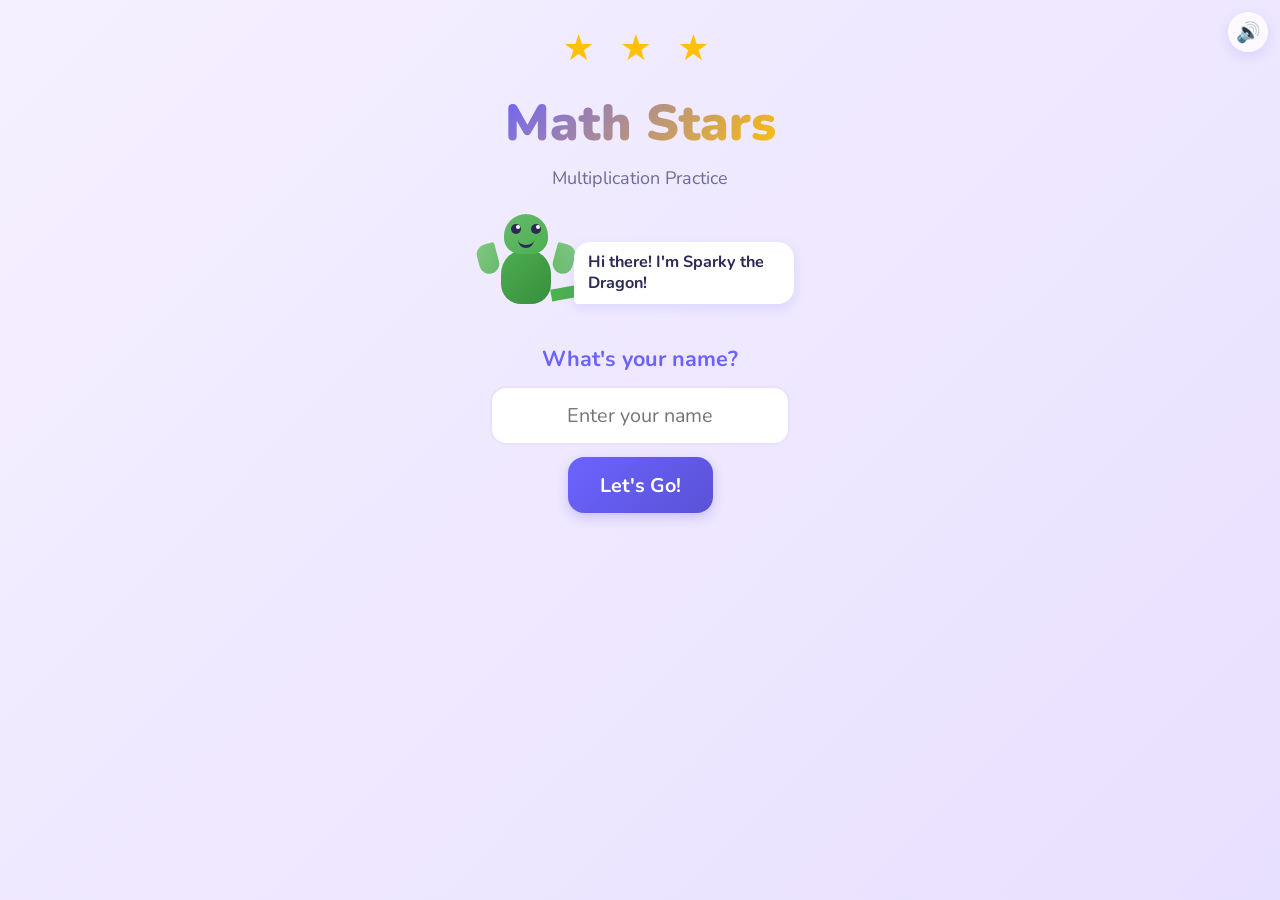
<file: index.html>
<!DOCTYPE html>
<html lang="en">
<head>
    <meta charset="UTF-8">
    <meta name="viewport" content="width=device-width, initial-scale=1.0, user-scalable=no">
    <meta name="theme-color" content="#6C63FF">
    <meta name="apple-mobile-web-app-capable" content="yes">
    <title>Math Stars - Multiplication Practice</title>
    <link rel="icon" href="assets/favicon.svg" type="image/svg+xml">
    <link rel="preconnect" href="https://fonts.googleapis.com">
    <link rel="preconnect" href="https://fonts.gstatic.com" crossorigin>
    <link href="https://fonts.googleapis.com/css2?family=Nunito:wght@400;700;900&display=swap" rel="stylesheet">
    <link rel="stylesheet" href="css/style.css">
    <link rel="stylesheet" href="css/animations.css">
</head>
<body>
    <div id="app">
        <!-- MUTE TOGGLE (global) -->
        <button id="mute-toggle" class="mute-toggle" data-action="toggle-mute" aria-label="Toggle sound">
            <span class="mute-icon-on">&#x1F50A;</span>
            <span class="mute-icon-off" style="display:none;">&#x1F507;</span>
        </button>

        <!-- ANIMATED BACKGROUND -->
        <div class="bg-stars" aria-hidden="true">
            <div class="bg-star" style="--x:10%;--delay:0s;--dur:6s;--size:8px;"></div>
            <div class="bg-star" style="--x:25%;--delay:1s;--dur:8s;--size:6px;"></div>
            <div class="bg-star" style="--x:40%;--delay:2s;--dur:7s;--size:10px;"></div>
            <div class="bg-star" style="--x:55%;--delay:0.5s;--dur:9s;--size:5px;"></div>
            <div class="bg-star" style="--x:70%;--delay:3s;--dur:6s;--size:7px;"></div>
            <div class="bg-star" style="--x:85%;--delay:1.5s;--dur:8s;--size:9px;"></div>
            <div class="bg-star" style="--x:15%;--delay:4s;--dur:7s;--size:6px;"></div>
            <div class="bg-star" style="--x:50%;--delay:2.5s;--dur:10s;--size:8px;"></div>
            <div class="bg-star" style="--x:90%;--delay:0.8s;--dur:6s;--size:5px;"></div>
            <div class="bg-star" style="--x:5%;--delay:3.5s;--dur:9s;--size:7px;"></div>
            <div class="bg-star" style="--x:35%;--delay:1.2s;--dur:7s;--size:6px;"></div>
            <div class="bg-star" style="--x:65%;--delay:4.5s;--dur:8s;--size:10px;"></div>
            <div class="bg-star" style="--x:80%;--delay:2.8s;--dur:6s;--size:4px;"></div>
            <div class="bg-star" style="--x:45%;--delay:0.3s;--dur:9s;--size:8px;"></div>
            <div class="bg-star" style="--x:20%;--delay:3.8s;--dur:7s;--size:6px;"></div>
        </div>

        <!-- HOME SCREEN -->
        <section id="screen-home" class="screen screen--active">
            <div class="home-stars">&#9733; &#9733; &#9733;</div>
            <h1 class="home-title">Math Stars</h1>
            <p class="home-subtitle">Multiplication Practice</p>

            <div class="dragon-container">
                <div id="dragon-home" class="dragon dragon--wave">
                    <div class="dragon-body"></div>
                    <div class="dragon-head">
                        <div class="dragon-eyes">
                            <div class="dragon-eye dragon-eye--left"></div>
                            <div class="dragon-eye dragon-eye--right"></div>
                        </div>
                        <div class="dragon-mouth dragon-mouth--happy"></div>
                    </div>
                    <div class="dragon-wing dragon-wing--left"></div>
                    <div class="dragon-wing dragon-wing--right"></div>
                    <div class="dragon-tail"></div>
                </div>
                <div id="dragon-speech-home" class="dragon-speech"></div>
            </div>

            <div id="home-welcome" class="home-welcome"></div>

            <div id="name-entry" class="name-entry" style="display:none;">
                <label for="player-name">What's your name?</label>
                <input type="text" id="player-name" maxlength="20" placeholder="Enter your name" autocomplete="off">
                <button class="btn btn--primary" data-action="save-name">Let's Go!</button>
            </div>

            <div id="home-buttons" class="home-buttons" style="display:none;">
                <button class="btn btn--primary btn--large" data-action="go-settings">&#9733; Play!</button>
                <button class="btn btn--learn btn--large" data-action="go-learn">&#x1F4D6; Learn</button>
                <button class="btn btn--secondary" data-action="go-progress">My Progress</button>
            </div>
        </section>

        <!-- LEARN MODE SCREEN -->
        <section id="screen-learn" class="screen">
            <h2 class="screen-title">Learn Multiplication</h2>

            <div class="dragon-container dragon-container--small">
                <div class="dragon dragon--think">
                    <div class="dragon-body"></div>
                    <div class="dragon-head">
                        <div class="dragon-eyes">
                            <div class="dragon-eye dragon-eye--left"></div>
                            <div class="dragon-eye dragon-eye--right"></div>
                        </div>
                        <div class="dragon-mouth dragon-mouth--happy"></div>
                    </div>
                    <div class="dragon-wing dragon-wing--left"></div>
                    <div class="dragon-wing dragon-wing--right"></div>
                </div>
                <div id="dragon-speech-learn" class="dragon-speech">Pick a table to learn!</div>
            </div>

            <!-- Table Selector -->
            <div id="learn-table-select" class="learn-table-select">
                <div class="table-selector-grid">
                    <button class="table-btn" data-table="1" data-action="select-table">1</button>
                    <button class="table-btn" data-table="2" data-action="select-table">2</button>
                    <button class="table-btn" data-table="3" data-action="select-table">3</button>
                    <button class="table-btn" data-table="4" data-action="select-table">4</button>
                    <button class="table-btn" data-table="5" data-action="select-table">5</button>
                    <button class="table-btn" data-table="6" data-action="select-table">6</button>
                    <button class="table-btn" data-table="7" data-action="select-table">7</button>
                    <button class="table-btn" data-table="8" data-action="select-table">8</button>
                    <button class="table-btn" data-table="9" data-action="select-table">9</button>
                    <button class="table-btn" data-table="10" data-action="select-table">10</button>
                    <button class="table-btn" data-table="11" data-action="select-table">11</button>
                    <button class="table-btn" data-table="12" data-action="select-table">12</button>
                </div>
            </div>

            <!-- Learn Content (hidden until table selected) -->
            <div id="learn-content" class="learn-content" style="display:none;">
                <!-- Tab Buttons -->
                <div class="learn-tabs">
                    <button class="learn-tab learn-tab--active" data-tab="array" data-action="learn-tab">Array</button>
                    <button class="learn-tab" data-tab="skip" data-action="learn-tab">Skip Count</button>
                    <button class="learn-tab" data-tab="chart" data-action="learn-tab">100 Chart</button>
                </div>

                <!-- Array Builder -->
                <div id="learn-array" class="learn-panel learn-panel--active">
                    <h3 id="array-title" class="learn-panel-title">3 &times; 4 = ?</h3>
                    <div id="array-grid" class="array-grid"></div>
                    <p id="array-count" class="array-count"></p>
                    <div class="array-controls">
                        <button class="btn btn--secondary btn--small" data-action="array-prev">&#9664; Prev</button>
                        <span id="array-step" class="array-step">1 of 12</span>
                        <button class="btn btn--secondary btn--small" data-action="array-next">Next &#9654;</button>
                    </div>
                </div>

                <!-- Skip Counting -->
                <div id="learn-skip" class="learn-panel">
                    <h3 id="skip-title" class="learn-panel-title">Skip Counting by 3s</h3>
                    <div id="skip-number-line" class="skip-number-line"></div>
                    <button class="btn btn--secondary" data-action="skip-animate">&#9654; Watch the hops!</button>
                </div>

                <!-- Hundreds Chart -->
                <div id="learn-chart" class="learn-panel">
                    <h3 id="chart-title" class="learn-panel-title">Multiples of 3</h3>
                    <div id="hundreds-chart" class="hundreds-chart"></div>
                    <p id="chart-pattern" class="chart-pattern"></p>
                </div>

                <button class="btn btn--primary btn--large" data-action="learn-to-quiz">Ready to Practice!</button>
            </div>

            <button class="btn btn--ghost" data-action="go-home">Back Home</button>
        </section>

        <!-- SETTINGS SCREEN -->
        <section id="screen-settings" class="screen">
            <h2 class="screen-title">Choose Difficulty</h2>
            <div class="difficulty-cards">
                <button class="difficulty-card" data-difficulty="easy" data-action="select-difficulty">
                    <span class="difficulty-icon">&#x1F430;</span>
                    <span class="difficulty-label">Easy</span>
                    <span class="difficulty-range">1 - 5</span>
                </button>
                <button class="difficulty-card" data-difficulty="medium" data-action="select-difficulty">
                    <span class="difficulty-icon">&#x1F98A;</span>
                    <span class="difficulty-label">Medium</span>
                    <span class="difficulty-range">1 - 8</span>
                </button>
                <button class="difficulty-card" data-difficulty="hard" data-action="select-difficulty">
                    <span class="difficulty-icon">&#x1F981;</span>
                    <span class="difficulty-label">Hard</span>
                    <span class="difficulty-range">1 - 12</span>
                </button>
            </div>

            <h2 class="screen-title">Choose Time</h2>
            <div class="time-buttons">
                <button class="time-btn" data-time="30" data-action="select-time">30s</button>
                <button class="time-btn time-btn--active" data-time="60" data-action="select-time">60s</button>
                <button class="time-btn" data-time="90" data-action="select-time">90s</button>
            </div>

            <button class="btn btn--primary btn--large" data-action="start-quiz">Start Quiz!</button>
            <button class="btn btn--ghost" data-action="go-home">Back</button>
        </section>

        <!-- QUIZ SCREEN -->
        <section id="screen-quiz" class="screen">
            <div class="quiz-header">
                <div class="timer-bar-container">
                    <div id="timer-bar" class="timer-bar"></div>
                </div>
                <div class="quiz-stats">
                    <span class="quiz-score">Score: <strong id="quiz-score">0</strong></span>
                    <span id="quiz-timer-text" class="quiz-timer-text">60s</span>
                    <span class="quiz-streak">Streak: <strong id="quiz-streak">0</strong> <span id="streak-icon"></span></span>
                </div>
            </div>

            <div class="dragon-container dragon-container--quiz">
                <div class="dragon dragon--small">
                    <div class="dragon-body"></div>
                    <div class="dragon-head">
                        <div class="dragon-eyes">
                            <div class="dragon-eye dragon-eye--left"></div>
                            <div class="dragon-eye dragon-eye--right"></div>
                        </div>
                        <div class="dragon-mouth dragon-mouth--happy"></div>
                    </div>
                </div>
                <div id="dragon-speech-quiz" class="dragon-speech dragon-speech--small">You can do it!</div>
            </div>

            <div id="quiz-feedback" class="quiz-feedback"></div>

            <div class="quiz-question">
                <span id="quiz-num-a" class="quiz-num">3</span>
                <span class="quiz-operator">&times;</span>
                <span id="quiz-num-b" class="quiz-num">7</span>
                <span class="quiz-equals">=</span>
                <span class="quiz-qmark">?</span>
            </div>

            <div id="answer-grid" class="answer-grid">
                <button class="answer-btn" data-action="submit-answer">21</button>
                <button class="answer-btn" data-action="submit-answer">24</button>
                <button class="answer-btn" data-action="submit-answer">18</button>
                <button class="answer-btn" data-action="submit-answer">28</button>
            </div>
        </section>

        <!-- RESULTS SCREEN -->
        <section id="screen-results" class="screen">
            <div class="dragon-container">
                <div class="dragon dragon--celebrate">
                    <div class="dragon-body"></div>
                    <div class="dragon-head">
                        <div class="dragon-eyes">
                            <div class="dragon-eye dragon-eye--left dragon-eye--star"></div>
                            <div class="dragon-eye dragon-eye--right dragon-eye--star"></div>
                        </div>
                        <div class="dragon-mouth dragon-mouth--open"></div>
                    </div>
                    <div class="dragon-wing dragon-wing--left dragon-wing--up"></div>
                    <div class="dragon-wing dragon-wing--right dragon-wing--up"></div>
                </div>
                <div id="dragon-speech-results" class="dragon-speech"></div>
            </div>

            <h2 id="results-title" class="results-title">Great Job!</h2>

            <div id="results-stars" class="results-stars"></div>

            <div class="results-card">
                <div class="results-stat">
                    <span class="results-stat-label">Score</span>
                    <span id="results-score" class="results-stat-value">12 / 15</span>
                </div>
                <div class="results-stat">
                    <span class="results-stat-label">Accuracy</span>
                    <span id="results-accuracy" class="results-stat-value">80%</span>
                </div>
                <div class="results-stat">
                    <span class="results-stat-label">Best Streak</span>
                    <span id="results-streak" class="results-stat-value">7</span>
                </div>
            </div>

            <div id="results-badges" class="results-badges"></div>

            <p id="results-message" class="results-message"></p>

            <div class="results-buttons">
                <button class="btn btn--primary btn--large" data-action="play-again">Play Again</button>
                <button class="btn btn--secondary" data-action="go-home">Home</button>
            </div>
        </section>

        <!-- PROGRESS SCREEN -->
        <section id="screen-progress" class="screen">
            <h2 class="screen-title">My Progress</h2>

            <div class="progress-stats">
                <div class="progress-stat-card">
                    <span id="prog-quizzes" class="progress-stat-num">0</span>
                    <span class="progress-stat-label">Quizzes</span>
                </div>
                <div class="progress-stat-card">
                    <span id="prog-correct" class="progress-stat-num">0</span>
                    <span class="progress-stat-label">Correct</span>
                </div>
                <div class="progress-stat-card">
                    <span id="prog-streak" class="progress-stat-num">0</span>
                    <span class="progress-stat-label">Best Streak</span>
                </div>
                <div class="progress-stat-card">
                    <span id="prog-stars" class="progress-stat-num">0</span>
                    <span class="progress-stat-label">Stars</span>
                </div>
            </div>

            <h3 class="section-title">Table Mastery</h3>
            <div id="mastery-grid" class="mastery-grid"></div>

            <div class="mastery-legend">
                <span class="legend-item"><span class="legend-color legend-color--none"></span> Not tried</span>
                <span class="legend-item"><span class="legend-color legend-color--learning"></span> Learning</span>
                <span class="legend-item"><span class="legend-color legend-color--good"></span> Good</span>
                <span class="legend-item"><span class="legend-color legend-color--mastered"></span> Mastered</span>
            </div>

            <h3 class="section-title">My Badges</h3>
            <div id="badge-shelf" class="badge-shelf"></div>

            <button class="btn btn--ghost" data-action="go-home">Back Home</button>
        </section>

        <!-- OVERLAYS -->
        <div id="confetti-container" class="confetti-container"></div>
        <div id="badge-popup" class="badge-popup" style="display:none;">
            <div class="badge-popup-content">
                <div id="badge-popup-icon" class="badge-popup-icon"></div>
                <h3 id="badge-popup-name" class="badge-popup-name">Badge Name</h3>
                <p id="badge-popup-desc" class="badge-popup-desc">Description</p>
            </div>
        </div>
    </div>

    <script src="js/sounds.js"></script>
    <script src="js/dragon.js"></script>
    <script src="js/progress.js"></script>
    <script src="js/rewards.js"></script>
    <script src="js/learn.js"></script>
    <script src="js/quiz.js"></script>
    <script src="js/app.js"></script>
</body>
</html>
</file>
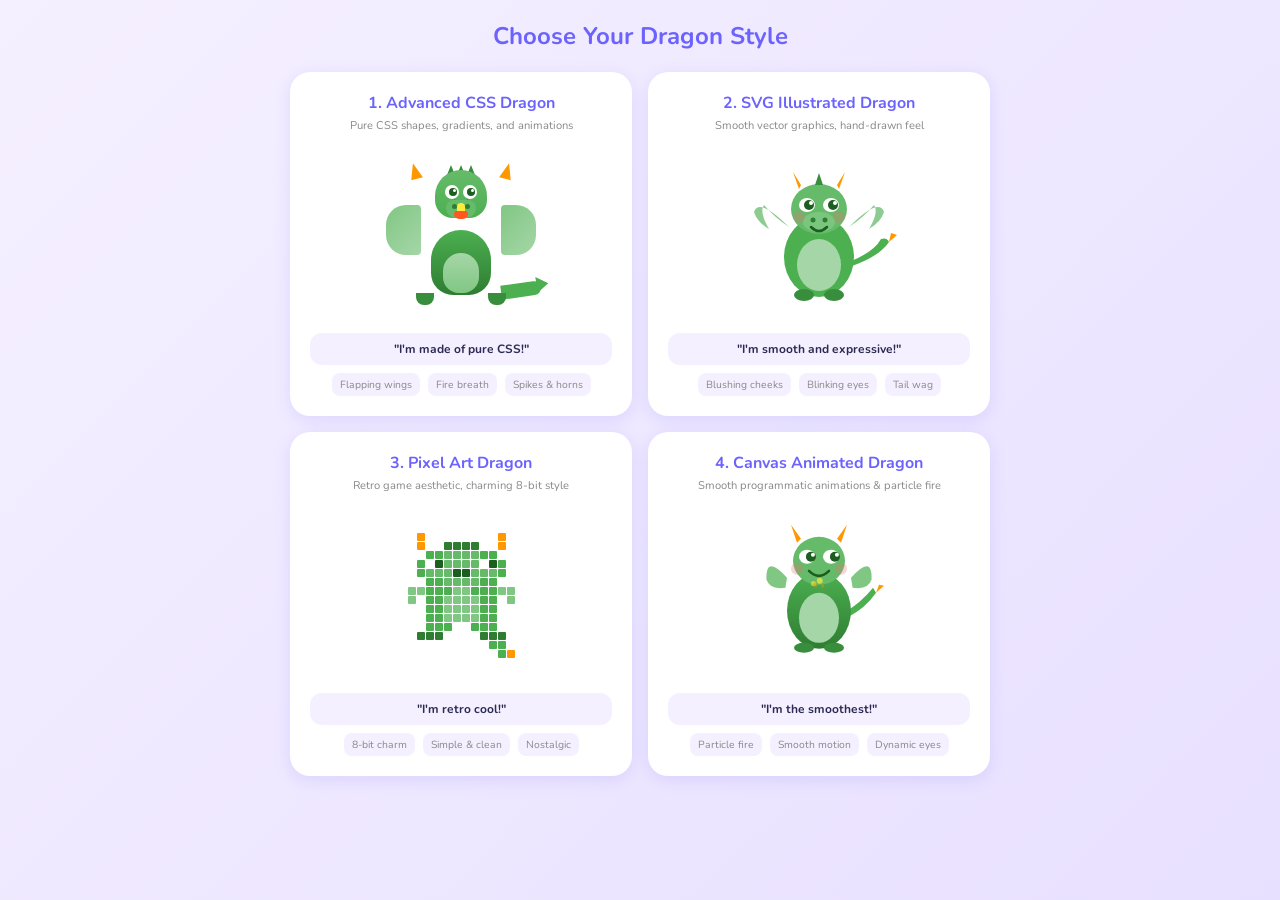
<file: dragon-preview.html>
<!DOCTYPE html>
<html lang="en">
<head>
    <meta charset="UTF-8">
    <meta name="viewport" content="width=device-width, initial-scale=1.0">
    <title>Dragon Style Preview</title>
    <link href="https://fonts.googleapis.com/css2?family=Nunito:wght@700;900&display=swap" rel="stylesheet">
    <style>
        * { box-sizing: border-box; margin: 0; padding: 0; }
        body {
            font-family: 'Nunito', sans-serif;
            background: linear-gradient(135deg, #F5F0FF, #E8E0FF);
            min-height: 100vh;
            padding: 20px;
        }
        h1 { text-align: center; color: #6C63FF; font-size: 1.5rem; margin-bottom: 20px; }
        .grid {
            display: grid;
            grid-template-columns: 1fr 1fr;
            gap: 16px;
            max-width: 700px;
            margin: 0 auto;
        }
        .card {
            background: white;
            border-radius: 20px;
            padding: 20px;
            text-align: center;
            box-shadow: 0 4px 16px rgba(108,99,255,0.15);
        }
        .card h2 { color: #6C63FF; font-size: 1rem; margin-bottom: 4px; }
        .card p { color: #888; font-size: 0.7rem; margin-bottom: 12px; }
        .preview { min-height: 180px; display: flex; align-items: center; justify-content: center; }
        .speech { background: #F5F0FF; border-radius: 12px; padding: 8px 12px; font-size: 0.75rem; color: #2D2B55; margin-top: 8px; font-weight: 700; }
        .stages { display: flex; gap: 8px; justify-content: center; margin-top: 8px; font-size: 0.65rem; color: #888; }
        .stages span { background: #F5F0FF; padding: 4px 8px; border-radius: 8px; }

        /* ===== OPTION 1: ADVANCED CSS DRAGON ===== */
        .css-dragon {
            position: relative;
            width: 120px;
            height: 140px;
            animation: cssBounce 2s ease infinite;
        }
        @keyframes cssBounce { 0%,100%{transform:translateY(0)} 50%{transform:translateY(-6px)} }

        .css-dragon .body {
            position: absolute;
            bottom: 10px;
            left: 50%;
            transform: translateX(-50%);
            width: 60px;
            height: 65px;
            background: linear-gradient(180deg, #4CAF50 0%, #2E7D32 100%);
            border-radius: 30px 30px 22px 22px;
        }
        /* Belly */
        .css-dragon .belly {
            position: absolute;
            bottom: 12px;
            left: 50%;
            transform: translateX(-50%);
            width: 36px;
            height: 40px;
            background: linear-gradient(180deg, #A5D6A7 0%, #81C784 100%);
            border-radius: 18px 18px 16px 16px;
            z-index: 1;
        }
        /* Head */
        .css-dragon .head {
            position: absolute;
            top: 5px;
            left: 50%;
            transform: translateX(-50%);
            width: 52px;
            height: 48px;
            background: linear-gradient(180deg, #66BB6A 0%, #4CAF50 100%);
            border-radius: 26px 26px 18px 18px;
            z-index: 3;
        }
        /* Snout */
        .css-dragon .snout {
            position: absolute;
            top: 35px;
            left: 50%;
            transform: translateX(-50%);
            width: 30px;
            height: 18px;
            background: #66BB6A;
            border-radius: 12px 12px 15px 15px;
            z-index: 4;
        }
        .css-dragon .nostril {
            position: absolute;
            top: 4px;
            width: 5px;
            height: 5px;
            background: #2E7D32;
            border-radius: 50%;
        }
        .css-dragon .nostril.l { left: 6px; }
        .css-dragon .nostril.r { right: 6px; }
        /* Eyes */
        .css-dragon .eye {
            position: absolute;
            top: 15px;
            width: 14px;
            height: 14px;
            background: white;
            border-radius: 50%;
            z-index: 5;
        }
        .css-dragon .eye.l { left: 10px; }
        .css-dragon .eye.r { right: 10px; }
        .css-dragon .pupil {
            position: absolute;
            top: 3px;
            right: 2px;
            width: 8px;
            height: 8px;
            background: #1B5E20;
            border-radius: 50%;
        }
        .css-dragon .pupil::after {
            content: '';
            position: absolute;
            top: 1px;
            right: 1px;
            width: 3px;
            height: 3px;
            background: white;
            border-radius: 50%;
        }
        /* Horns */
        .css-dragon .horn {
            position: absolute;
            top: -2px;
            width: 0;
            height: 0;
            border-left: 6px solid transparent;
            border-right: 6px solid transparent;
            border-bottom: 16px solid #FF9800;
            z-index: 2;
        }
        .css-dragon .horn.l { left: 8px; transform: rotate(-15deg); }
        .css-dragon .horn.r { right: 8px; transform: rotate(15deg); }
        /* Wings */
        .css-dragon .wing {
            position: absolute;
            top: 40px;
            width: 35px;
            height: 50px;
            background: linear-gradient(135deg, #81C784 0%, #A5D6A7 100%);
            z-index: 0;
        }
        .css-dragon .wing.l {
            left: -15px;
            border-radius: 20px 4px 4px 20px;
            transform-origin: right center;
            animation: flapL 1.5s ease infinite;
        }
        .css-dragon .wing.r {
            right: -15px;
            border-radius: 4px 20px 20px 4px;
            transform-origin: left center;
            animation: flapR 1.5s ease infinite;
        }
        @keyframes flapL { 0%,100%{transform:rotate(0deg)} 50%{transform:rotate(-20deg)} }
        @keyframes flapR { 0%,100%{transform:rotate(0deg)} 50%{transform:rotate(20deg)} }
        /* Spikes */
        .css-dragon .spikes {
            position: absolute;
            top: 0px;
            left: 50%;
            transform: translateX(-50%);
            display: flex;
            gap: 2px;
            z-index: 2;
        }
        .css-dragon .spike {
            width: 0;
            height: 0;
            border-left: 4px solid transparent;
            border-right: 4px solid transparent;
            border-bottom: 10px solid #388E3C;
        }
        /* Tail */
        .css-dragon .tail {
            position: absolute;
            bottom: 8px;
            right: -20px;
            width: 40px;
            height: 14px;
            background: #4CAF50;
            border-radius: 0 10px 10px 0;
            transform: rotate(-8deg);
        }
        .css-dragon .tail-tip {
            position: absolute;
            right: -8px;
            top: -4px;
            width: 0;
            height: 0;
            border-left: 12px solid #4CAF50;
            border-top: 8px solid transparent;
            border-bottom: 8px solid transparent;
        }
        /* Mouth happy */
        .css-dragon .mouth {
            position: absolute;
            top: 28px;
            left: 50%;
            transform: translateX(-50%);
            width: 14px;
            height: 7px;
            border-bottom: 3px solid #1B5E20;
            border-radius: 0 0 7px 7px;
            z-index: 5;
        }
        /* Fire */
        .css-dragon .fire {
            position: absolute;
            top: 38px;
            left: 50%;
            transform: translateX(-50%);
            z-index: 6;
            animation: fireFlicker 0.3s ease infinite alternate;
        }
        .css-dragon .fire-inner { width: 8px; height: 12px; background: #FFEB3B; border-radius: 4px 4px 2px 2px; margin: 0 auto; }
        .css-dragon .fire-outer { width: 14px; height: 8px; background: #FF5722; border-radius: 4px 4px 7px 7px; margin: -4px auto 0; }
        @keyframes fireFlicker { 0%{transform:translateX(-50%) scale(1)} 100%{transform:translateX(-50%) scale(1.1,0.9)} }
        /* Feet */
        .css-dragon .foot {
            position: absolute;
            bottom: 0;
            width: 18px;
            height: 12px;
            background: #388E3C;
            border-radius: 0 0 8px 8px;
        }
        .css-dragon .foot.l { left: 15px; }
        .css-dragon .foot.r { right: 15px; }

        /* ===== OPTION 2: SVG DRAGON ===== */
        .svg-dragon-wrap { animation: svgBounce 2s ease infinite; }
        @keyframes svgBounce { 0%,100%{transform:translateY(0)} 50%{transform:translateY(-8px)} }
        .svg-dragon-wrap svg .wing-anim { animation: svgFlap 1.2s ease infinite; transform-origin: 85px 70px; }
        @keyframes svgFlap { 0%,100%{transform:rotate(0)} 50%{transform:rotate(-15deg)} }
        .svg-dragon-wrap svg .tail-wag { animation: svgWag 2s ease infinite; transform-origin: 130px 110px; }
        @keyframes svgWag { 0%,100%{transform:rotate(0)} 50%{transform:rotate(8deg)} }
        .svg-dragon-wrap svg .blink { animation: svgBlink 3s ease infinite; }
        @keyframes svgBlink { 0%,42%,46%,100%{ry:7} 44%{ry:1} }

        /* ===== OPTION 3: PIXEL ART DRAGON ===== */
        .pixel-dragon {
            display: grid;
            grid-template-columns: repeat(12, 8px);
            grid-template-rows: repeat(14, 8px);
            gap: 1px;
            animation: pixelBounce 1.5s ease infinite;
        }
        @keyframes pixelBounce { 0%,100%{transform:translateY(0)} 50%{transform:translateY(-5px)} }
        .px { border-radius: 1px; }
        .px-g { background: #4CAF50; }
        .px-G { background: #66BB6A; }
        .px-d { background: #2E7D32; }
        .px-w { background: white; }
        .px-b { background: #1B5E20; }
        .px-o { background: #FF9800; }
        .px-r { background: #FF5722; }
        .px-y { background: #FFEB3B; }
        .px-l { background: #81C784; }
        .px-e { background: transparent; }

        /* ===== OPTION 4: CANVAS DRAGON ===== */
        #canvas-dragon { border-radius: 16px; }
    </style>
</head>
<body>
    <h1>Choose Your Dragon Style</h1>

    <div class="grid">
        <!-- OPTION 1: Advanced CSS -->
        <div class="card">
            <h2>1. Advanced CSS Dragon</h2>
            <p>Pure CSS shapes, gradients, and animations</p>
            <div class="preview">
                <div class="css-dragon">
                    <div class="horn l"></div>
                    <div class="horn r"></div>
                    <div class="head">
                        <div class="eye l"><div class="pupil"></div></div>
                        <div class="eye r"><div class="pupil"></div></div>
                        <div class="mouth"></div>
                    </div>
                    <div class="snout">
                        <div class="nostril l"></div>
                        <div class="nostril r"></div>
                    </div>
                    <div class="fire">
                        <div class="fire-inner"></div>
                        <div class="fire-outer"></div>
                    </div>
                    <div class="spikes"><div class="spike"></div><div class="spike"></div><div class="spike"></div></div>
                    <div class="wing l"></div>
                    <div class="wing r"></div>
                    <div class="body"></div>
                    <div class="belly"></div>
                    <div class="tail"><div class="tail-tip"></div></div>
                    <div class="foot l"></div>
                    <div class="foot r"></div>
                </div>
            </div>
            <div class="speech">"I'm made of pure CSS!"</div>
            <div class="stages"><span>Flapping wings</span><span>Fire breath</span><span>Spikes & horns</span></div>
        </div>

        <!-- OPTION 2: SVG -->
        <div class="card">
            <h2>2. SVG Illustrated Dragon</h2>
            <p>Smooth vector graphics, hand-drawn feel</p>
            <div class="preview">
                <div class="svg-dragon-wrap">
                <svg width="160" height="150" viewBox="0 0 160 150" fill="none" xmlns="http://www.w3.org/2000/svg">
                    <!-- Body -->
                    <ellipse cx="80" cy="100" rx="35" ry="40" fill="url(#bodyGrad)"/>
                    <!-- Belly -->
                    <ellipse cx="80" cy="108" rx="22" ry="26" fill="#A5D6A7"/>
                    <!-- Tail -->
                    <g class="tail-wag">
                        <path d="M110 110 Q140 100 150 85 Q148 80 142 82 Q135 95 110 105" fill="#4CAF50"/>
                        <path d="M150 85 L158 78 L152 76 L150 85" fill="#FF9800"/>
                    </g>
                    <!-- Left Wing -->
                    <g class="wing-anim">
                        <path d="M50 70 Q20 40 15 55 Q18 65 30 72 Q20 55 25 48 Q35 60 50 70" fill="#81C784" opacity="0.9"/>
                    </g>
                    <!-- Right Wing -->
                    <g class="wing-anim" style="transform-origin:75px 70px;">
                        <path d="M110 70 Q140 40 145 55 Q142 65 130 72 Q140 55 135 48 Q125 60 110 70" fill="#81C784" opacity="0.9"/>
                    </g>
                    <!-- Head -->
                    <ellipse cx="80" cy="52" rx="28" ry="25" fill="#66BB6A"/>
                    <!-- Snout -->
                    <ellipse cx="80" cy="65" rx="16" ry="10" fill="#7BC67E"/>
                    <!-- Nostrils -->
                    <circle cx="74" cy="63" r="2.5" fill="#2E7D32"/>
                    <circle cx="86" cy="63" r="2.5" fill="#2E7D32"/>
                    <!-- Eyes -->
                    <ellipse class="blink" cx="68" cy="48" rx="8" ry="7" fill="white"/>
                    <ellipse class="blink" cx="92" cy="48" rx="8" ry="7" fill="white"/>
                    <circle cx="70" cy="48" r="5" fill="#1B5E20"/>
                    <circle cx="94" cy="48" r="5" fill="#1B5E20"/>
                    <circle cx="72" cy="46" r="2" fill="white"/>
                    <circle cx="96" cy="46" r="2" fill="white"/>
                    <!-- Happy mouth -->
                    <path d="M72 70 Q80 78 88 70" stroke="#1B5E20" stroke-width="2.5" fill="none" stroke-linecap="round"/>
                    <!-- Horns -->
                    <path d="M60 32 L54 15 L62 28" fill="#FF9800"/>
                    <path d="M100 32 L106 15 L98 28" fill="#FF9800"/>
                    <!-- Spikes -->
                    <path d="M76 28 L80 16 L84 28" fill="#388E3C"/>
                    <!-- Cheeks (blush) -->
                    <circle cx="60" cy="60" r="6" fill="#E57373" opacity="0.3"/>
                    <circle cx="100" cy="60" r="6" fill="#E57373" opacity="0.3"/>
                    <!-- Feet -->
                    <ellipse cx="65" cy="138" rx="10" ry="6" fill="#388E3C"/>
                    <ellipse cx="95" cy="138" rx="10" ry="6" fill="#388E3C"/>
                    <defs>
                        <linearGradient id="bodyGrad" x1="80" y1="60" x2="80" y2="140">
                            <stop offset="0%" stop-color="#4CAF50"/>
                            <stop offset="100%" stop-color="#2E7D32"/>
                        </linearGradient>
                    </defs>
                </svg>
                </div>
            </div>
            <div class="speech">"I'm smooth and expressive!"</div>
            <div class="stages"><span>Blushing cheeks</span><span>Blinking eyes</span><span>Tail wag</span></div>
        </div>

        <!-- OPTION 3: Pixel Art -->
        <div class="card">
            <h2>3. Pixel Art Dragon</h2>
            <p>Retro game aesthetic, charming 8-bit style</p>
            <div class="preview">
                <div class="pixel-dragon">
                    <!-- Row 1: horns -->
                    <div class="px px-e"></div><div class="px px-o"></div><div class="px px-e"></div><div class="px px-e"></div><div class="px px-e"></div><div class="px px-e"></div><div class="px px-e"></div><div class="px px-e"></div><div class="px px-e"></div><div class="px px-e"></div><div class="px px-o"></div><div class="px px-e"></div>
                    <!-- Row 2 -->
                    <div class="px px-e"></div><div class="px px-o"></div><div class="px px-e"></div><div class="px px-e"></div><div class="px px-d"></div><div class="px px-d"></div><div class="px px-d"></div><div class="px px-d"></div><div class="px px-e"></div><div class="px px-e"></div><div class="px px-o"></div><div class="px px-e"></div>
                    <!-- Row 3: top head -->
                    <div class="px px-e"></div><div class="px px-e"></div><div class="px px-g"></div><div class="px px-g"></div><div class="px px-G"></div><div class="px px-G"></div><div class="px px-G"></div><div class="px px-G"></div><div class="px px-g"></div><div class="px px-g"></div><div class="px px-e"></div><div class="px px-e"></div>
                    <!-- Row 4: eyes -->
                    <div class="px px-e"></div><div class="px px-g"></div><div class="px px-w"></div><div class="px px-b"></div><div class="px px-G"></div><div class="px px-G"></div><div class="px px-G"></div><div class="px px-G"></div><div class="px px-w"></div><div class="px px-b"></div><div class="px px-g"></div><div class="px px-e"></div>
                    <!-- Row 5: mouth -->
                    <div class="px px-e"></div><div class="px px-g"></div><div class="px px-G"></div><div class="px px-G"></div><div class="px px-G"></div><div class="px px-b"></div><div class="px px-b"></div><div class="px px-G"></div><div class="px px-G"></div><div class="px px-G"></div><div class="px px-g"></div><div class="px px-e"></div>
                    <!-- Row 6: neck -->
                    <div class="px px-e"></div><div class="px px-e"></div><div class="px px-g"></div><div class="px px-g"></div><div class="px px-G"></div><div class="px px-G"></div><div class="px px-G"></div><div class="px px-G"></div><div class="px px-g"></div><div class="px px-g"></div><div class="px px-e"></div><div class="px px-e"></div>
                    <!-- Row 7: wings + body -->
                    <div class="px px-l"></div><div class="px px-l"></div><div class="px px-g"></div><div class="px px-g"></div><div class="px px-g"></div><div class="px px-l"></div><div class="px px-l"></div><div class="px px-g"></div><div class="px px-g"></div><div class="px px-g"></div><div class="px px-l"></div><div class="px px-l"></div>
                    <!-- Row 8 -->
                    <div class="px px-l"></div><div class="px px-e"></div><div class="px px-g"></div><div class="px px-g"></div><div class="px px-l"></div><div class="px px-l"></div><div class="px px-l"></div><div class="px px-l"></div><div class="px px-g"></div><div class="px px-g"></div><div class="px px-e"></div><div class="px px-l"></div>
                    <!-- Row 9: body -->
                    <div class="px px-e"></div><div class="px px-e"></div><div class="px px-g"></div><div class="px px-g"></div><div class="px px-l"></div><div class="px px-l"></div><div class="px px-l"></div><div class="px px-l"></div><div class="px px-g"></div><div class="px px-g"></div><div class="px px-e"></div><div class="px px-e"></div>
                    <!-- Row 10 -->
                    <div class="px px-e"></div><div class="px px-e"></div><div class="px px-g"></div><div class="px px-g"></div><div class="px px-l"></div><div class="px px-l"></div><div class="px px-l"></div><div class="px px-l"></div><div class="px px-g"></div><div class="px px-g"></div><div class="px px-e"></div><div class="px px-e"></div>
                    <!-- Row 11: legs -->
                    <div class="px px-e"></div><div class="px px-e"></div><div class="px px-g"></div><div class="px px-g"></div><div class="px px-g"></div><div class="px px-e"></div><div class="px px-e"></div><div class="px px-g"></div><div class="px px-g"></div><div class="px px-g"></div><div class="px px-e"></div><div class="px px-e"></div>
                    <!-- Row 12: feet -->
                    <div class="px px-e"></div><div class="px px-d"></div><div class="px px-d"></div><div class="px px-d"></div><div class="px px-e"></div><div class="px px-e"></div><div class="px px-e"></div><div class="px px-e"></div><div class="px px-d"></div><div class="px px-d"></div><div class="px px-d"></div><div class="px px-e"></div>
                    <!-- Row 13: tail -->
                    <div class="px px-e"></div><div class="px px-e"></div><div class="px px-e"></div><div class="px px-e"></div><div class="px px-e"></div><div class="px px-e"></div><div class="px px-e"></div><div class="px px-e"></div><div class="px px-e"></div><div class="px px-g"></div><div class="px px-g"></div><div class="px px-e"></div>
                    <!-- Row 14 -->
                    <div class="px px-e"></div><div class="px px-e"></div><div class="px px-e"></div><div class="px px-e"></div><div class="px px-e"></div><div class="px px-e"></div><div class="px px-e"></div><div class="px px-e"></div><div class="px px-e"></div><div class="px px-e"></div><div class="px px-g"></div><div class="px px-o"></div>
                </div>
            </div>
            <div class="speech">"I'm retro cool!"</div>
            <div class="stages"><span>8-bit charm</span><span>Simple & clean</span><span>Nostalgic</span></div>
        </div>

        <!-- OPTION 4: Canvas -->
        <div class="card">
            <h2>4. Canvas Animated Dragon</h2>
            <p>Smooth programmatic animations & particle fire</p>
            <div class="preview">
                <canvas id="canvas-dragon" width="160" height="160"></canvas>
            </div>
            <div class="speech">"I'm the smoothest!"</div>
            <div class="stages"><span>Particle fire</span><span>Smooth motion</span><span>Dynamic eyes</span></div>
        </div>
    </div>

    <script>
        // Canvas dragon animation
        const canvas = document.getElementById('canvas-dragon');
        const ctx = canvas.getContext('2d');
        let frame = 0;

        function drawCanvasDragon() {
            ctx.clearRect(0, 0, 160, 160);
            const t = frame * 0.03;
            const bounce = Math.sin(t * 2) * 4;

            ctx.save();
            ctx.translate(0, bounce);

            // Wing left
            const wingAngle = Math.sin(t * 3) * 0.25;
            ctx.save();
            ctx.translate(48, 65);
            ctx.rotate(-wingAngle);
            ctx.beginPath();
            ctx.moveTo(0, 0);
            ctx.quadraticCurveTo(-25, -20, -20, 5);
            ctx.quadraticCurveTo(-15, 15, 0, 10);
            ctx.fillStyle = '#81C784';
            ctx.fill();
            ctx.restore();

            // Wing right
            ctx.save();
            ctx.translate(112, 65);
            ctx.rotate(wingAngle);
            ctx.beginPath();
            ctx.moveTo(0, 0);
            ctx.quadraticCurveTo(25, -20, 20, 5);
            ctx.quadraticCurveTo(15, 15, 0, 10);
            ctx.fillStyle = '#81C784';
            ctx.fill();
            ctx.restore();

            // Tail
            const tailWag = Math.sin(t * 2.5) * 8;
            ctx.beginPath();
            ctx.moveTo(108, 105);
            ctx.quadraticCurveTo(135 + tailWag, 95, 145 + tailWag, 80);
            ctx.lineTo(142 + tailWag, 75);
            ctx.quadraticCurveTo(130 + tailWag, 90, 105, 100);
            ctx.fillStyle = '#4CAF50';
            ctx.fill();
            // tail tip
            ctx.beginPath();
            ctx.moveTo(145 + tailWag, 80);
            ctx.lineTo(153 + tailWag, 73);
            ctx.lineTo(148 + tailWag, 72);
            ctx.closePath();
            ctx.fillStyle = '#FF9800';
            ctx.fill();

            // Body
            ctx.beginPath();
            ctx.ellipse(80, 98, 32, 38, 0, 0, Math.PI * 2);
            const bodyGrad = ctx.createLinearGradient(80, 60, 80, 136);
            bodyGrad.addColorStop(0, '#4CAF50');
            bodyGrad.addColorStop(1, '#2E7D32');
            ctx.fillStyle = bodyGrad;
            ctx.fill();

            // Belly
            ctx.beginPath();
            ctx.ellipse(80, 105, 20, 25, 0, 0, Math.PI * 2);
            ctx.fillStyle = '#A5D6A7';
            ctx.fill();

            // Head
            ctx.beginPath();
            ctx.ellipse(80, 48, 26, 24, 0, 0, Math.PI * 2);
            ctx.fillStyle = '#66BB6A';
            ctx.fill();

            // Horns
            ctx.fillStyle = '#FF9800';
            ctx.beginPath();
            ctx.moveTo(58, 30);
            ctx.lineTo(52, 12);
            ctx.lineTo(62, 26);
            ctx.fill();
            ctx.beginPath();
            ctx.moveTo(102, 30);
            ctx.lineTo(108, 12);
            ctx.lineTo(98, 26);
            ctx.fill();

            // Eyes
            const lookX = Math.sin(t) * 2;
            // White
            ctx.beginPath();
            ctx.ellipse(68, 44, 8, 7, 0, 0, Math.PI * 2);
            ctx.fillStyle = 'white';
            ctx.fill();
            ctx.beginPath();
            ctx.ellipse(92, 44, 8, 7, 0, 0, Math.PI * 2);
            ctx.fill();
            // Pupils (follow mouse... or just oscillate)
            ctx.beginPath();
            ctx.arc(70 + lookX, 44, 5, 0, Math.PI * 2);
            ctx.fillStyle = '#1B5E20';
            ctx.fill();
            ctx.beginPath();
            ctx.arc(94 + lookX, 44, 5, 0, Math.PI * 2);
            ctx.fill();
            // Shine
            ctx.beginPath();
            ctx.arc(72 + lookX, 42, 2, 0, Math.PI * 2);
            ctx.fillStyle = 'white';
            ctx.fill();
            ctx.beginPath();
            ctx.arc(96 + lookX, 42, 2, 0, Math.PI * 2);
            ctx.fill();

            // Cheeks
            ctx.beginPath();
            ctx.arc(58, 56, 6, 0, Math.PI * 2);
            ctx.fillStyle = 'rgba(229,115,115,0.3)';
            ctx.fill();
            ctx.beginPath();
            ctx.arc(102, 56, 6, 0, Math.PI * 2);
            ctx.fill();

            // Happy mouth
            ctx.beginPath();
            ctx.moveTo(70, 58);
            ctx.quadraticCurveTo(80, 68, 90, 58);
            ctx.strokeStyle = '#1B5E20';
            ctx.lineWidth = 2.5;
            ctx.lineCap = 'round';
            ctx.stroke();

            // Fire particles
            for (let i = 0; i < 5; i++) {
                const px = 80 + Math.sin(t * 5 + i * 1.3) * 6;
                const py = 66 + i * 3 + Math.sin(t * 4 + i) * 2;
                const size = 3 - i * 0.4;
                ctx.beginPath();
                ctx.arc(px, py, Math.max(size, 0.5), 0, Math.PI * 2);
                ctx.fillStyle = i < 2 ? '#FFEB3B' : (i < 4 ? '#FF9800' : '#FF5722');
                ctx.globalAlpha = 0.7 - i * 0.12;
                ctx.fill();
            }
            ctx.globalAlpha = 1;

            // Feet
            ctx.beginPath();
            ctx.ellipse(65, 135, 10, 5, 0, 0, Math.PI * 2);
            ctx.fillStyle = '#388E3C';
            ctx.fill();
            ctx.beginPath();
            ctx.ellipse(95, 135, 10, 5, 0, 0, Math.PI * 2);
            ctx.fill();

            ctx.restore();

            frame++;
            requestAnimationFrame(drawCanvasDragon);
        }
        drawCanvasDragon();
    </script>
</body>
</html>
</file>
<file: css/style.css>
/* ===== CSS CUSTOM PROPERTIES ===== */
:root {
    --color-primary: #6C63FF;
    --color-primary-dark: #5A52D5;
    --color-success: #4CAF50;
    --color-success-light: #81C784;
    --color-danger: #FF5252;
    --color-danger-light: #FF8A80;
    --color-warning: #FFC107;
    --color-warning-dark: #FF9800;
    --color-bg: #F5F0FF;
    --color-bg-alt: #E8E0FF;
    --color-card: #FFFFFF;
    --color-text: #2D2B55;
    --color-text-light: #6E6B99;
    --color-learn: #00BCD4;
    --color-learn-dark: #0097A7;
    --radius: 16px;
    --radius-sm: 10px;
    --radius-round: 50%;
    --shadow: 0 4px 12px rgba(108, 99, 255, 0.15);
    --shadow-lg: 0 8px 24px rgba(108, 99, 255, 0.2);
    --font: 'Nunito', system-ui, -apple-system, sans-serif;
    --transition: 0.2s ease;
}

/* ===== RESET & BASE ===== */
*, *::before, *::after {
    box-sizing: border-box;
    margin: 0;
    padding: 0;
}

html {
    font-size: 18px;
    -webkit-tap-highlight-color: transparent;
}

body {
    font-family: var(--font);
    background: linear-gradient(135deg, var(--color-bg) 0%, var(--color-bg-alt) 100%);
    color: var(--color-text);
    min-height: 100dvh;
    overflow-x: hidden;
    -webkit-font-smoothing: antialiased;
}

#app {
    position: relative;
    max-width: 500px;
    margin: 0 auto;
    min-height: 100dvh;
    overflow: hidden;
}

/* ===== ANIMATED BACKGROUND ===== */
.bg-stars {
    position: fixed;
    top: 0;
    left: 0;
    width: 100%;
    height: 100%;
    pointer-events: none;
    z-index: 0;
    overflow: hidden;
}

.bg-star {
    position: absolute;
    bottom: -20px;
    left: var(--x);
    width: var(--size);
    height: var(--size);
    background: var(--color-warning);
    clip-path: polygon(50% 0%, 61% 35%, 98% 35%, 68% 57%, 79% 91%, 50% 70%, 21% 91%, 32% 57%, 2% 35%, 39% 35%);
    opacity: 0.3;
    animation: floatUp var(--dur) var(--delay) linear infinite;
}

/* ===== MUTE TOGGLE ===== */
.mute-toggle {
    position: fixed;
    top: 12px;
    right: 12px;
    z-index: 100;
    width: 40px;
    height: 40px;
    border: none;
    border-radius: var(--radius-round);
    background: rgba(255, 255, 255, 0.8);
    font-size: 1.1rem;
    cursor: pointer;
    display: flex;
    align-items: center;
    justify-content: center;
    box-shadow: var(--shadow);
    transition: transform var(--transition);
}

.mute-toggle:active {
    transform: scale(0.9);
}

/* ===== SCREEN SYSTEM ===== */
.screen {
    display: none;
    flex-direction: column;
    align-items: center;
    padding: 24px 16px 32px;
    min-height: 100dvh;
    position: relative;
    z-index: 1;
    gap: 16px;
}

.screen--active {
    display: flex;
    animation: fadeIn 0.3s ease;
}

.screen-title {
    font-size: 1.4rem;
    font-weight: 900;
    color: var(--color-primary);
    text-align: center;
}

.section-title {
    font-size: 1.1rem;
    font-weight: 700;
    color: var(--color-primary);
    margin-top: 8px;
    text-align: center;
}

/* ===== BUTTONS ===== */
.btn {
    display: inline-flex;
    align-items: center;
    justify-content: center;
    gap: 8px;
    min-height: 56px;
    padding: 12px 32px;
    border: none;
    border-radius: var(--radius);
    font-family: var(--font);
    font-size: 1.1rem;
    font-weight: 700;
    cursor: pointer;
    transition: transform var(--transition), box-shadow var(--transition);
    -webkit-user-select: none;
    user-select: none;
}

.btn:active {
    transform: scale(0.95);
}

.btn--primary {
    background: linear-gradient(135deg, var(--color-primary) 0%, var(--color-primary-dark) 100%);
    color: white;
    box-shadow: 0 4px 12px rgba(108, 99, 255, 0.3);
}

.btn--secondary {
    background: var(--color-card);
    color: var(--color-primary);
    border: 2px solid var(--color-primary);
}

.btn--learn {
    background: linear-gradient(135deg, var(--color-learn) 0%, var(--color-learn-dark) 100%);
    color: white;
    box-shadow: 0 4px 12px rgba(0, 188, 212, 0.3);
}

.btn--ghost {
    background: transparent;
    color: var(--color-text-light);
    min-height: 44px;
    padding: 8px 16px;
    font-size: 0.95rem;
}

.btn--large {
    width: 100%;
    max-width: 300px;
    min-height: 60px;
    font-size: 1.3rem;
}

.btn--small {
    min-height: 40px;
    padding: 8px 16px;
    font-size: 0.9rem;
}

/* ===== HOME SCREEN ===== */
.home-stars {
    font-size: 2rem;
    color: var(--color-warning);
    letter-spacing: 8px;
    animation: pulse 2s ease infinite;
}

.home-title {
    font-size: 2.8rem;
    font-weight: 900;
    background: linear-gradient(135deg, var(--color-primary), var(--color-warning));
    -webkit-background-clip: text;
    -webkit-text-fill-color: transparent;
    background-clip: text;
}

.home-subtitle {
    font-size: 1rem;
    color: var(--color-text-light);
    margin-top: -8px;
}

.home-welcome {
    font-size: 1.1rem;
    font-weight: 700;
    color: var(--color-text);
    text-align: center;
}

.home-buttons {
    display: flex;
    flex-direction: column;
    align-items: center;
    gap: 12px;
    width: 100%;
}

.name-entry {
    display: flex;
    flex-direction: column;
    align-items: center;
    gap: 12px;
    width: 100%;
    max-width: 300px;
}

.name-entry label {
    font-size: 1.2rem;
    font-weight: 700;
    color: var(--color-primary);
}

.name-entry input {
    width: 100%;
    padding: 14px 16px;
    border: 2px solid var(--color-bg-alt);
    border-radius: var(--radius);
    font-family: var(--font);
    font-size: 1.1rem;
    text-align: center;
    outline: none;
    transition: border-color var(--transition);
}

.name-entry input:focus {
    border-color: var(--color-primary);
}

/* ===== DRAGON MASCOT ===== */
.dragon-container {
    display: flex;
    align-items: flex-end;
    gap: 8px;
    margin: 8px 0;
}

.dragon-container--small {
    transform: scale(0.7);
    transform-origin: center;
    margin: -8px 0;
}

.dragon-container--quiz {
    position: absolute;
    top: 70px;
    left: 8px;
    transform: scale(0.5);
    transform-origin: top left;
}

.dragon {
    position: relative;
    width: 80px;
    height: 90px;
    flex-shrink: 0;
}

.dragon-body {
    position: absolute;
    bottom: 0;
    left: 50%;
    transform: translateX(-50%);
    width: 50px;
    height: 55px;
    background: linear-gradient(135deg, #4CAF50 0%, #388E3C 100%);
    border-radius: 25px 25px 20px 20px;
}

.dragon-head {
    position: absolute;
    top: 0;
    left: 50%;
    transform: translateX(-50%);
    width: 44px;
    height: 40px;
    background: linear-gradient(135deg, #66BB6A 0%, #4CAF50 100%);
    border-radius: 22px 22px 16px 16px;
    z-index: 2;
}

.dragon-eyes {
    display: flex;
    justify-content: center;
    gap: 10px;
    padding-top: 10px;
}

.dragon-eye {
    width: 10px;
    height: 10px;
    background: #2D2B55;
    border-radius: var(--radius-round);
    position: relative;
}

.dragon-eye::after {
    content: '';
    position: absolute;
    top: 1px;
    right: 1px;
    width: 4px;
    height: 4px;
    background: white;
    border-radius: var(--radius-round);
}

.dragon-eye--star {
    background: none;
}

.dragon-eye--star::before {
    content: '\2605';
    font-size: 14px;
    color: var(--color-warning);
    position: absolute;
    top: -4px;
    left: -3px;
}

.dragon-eye--star::after {
    display: none;
}

.dragon-mouth--happy {
    width: 16px;
    height: 8px;
    border-bottom: 3px solid #2D2B55;
    border-radius: 0 0 8px 8px;
    margin: 6px auto 0;
}

.dragon-mouth--open {
    width: 14px;
    height: 12px;
    background: #D32F2F;
    border-radius: 4px 4px 7px 7px;
    margin: 4px auto 0;
}

.dragon-wing--left,
.dragon-wing--right {
    position: absolute;
    top: 30px;
    width: 20px;
    height: 30px;
    background: linear-gradient(135deg, #81C784 0%, #66BB6A 100%);
    border-radius: 10px 2px 10px 10px;
}

.dragon-wing--left {
    left: -8px;
    transform: rotate(-15deg);
}

.dragon-wing--right {
    right: -8px;
    transform: rotate(15deg) scaleX(-1);
}

.dragon-wing--up {
    animation: wingFlap 0.5s ease infinite alternate;
}

.dragon-tail {
    position: absolute;
    bottom: 5px;
    right: -15px;
    width: 30px;
    height: 12px;
    background: #4CAF50;
    border-radius: 0 8px 8px 0;
    transform: rotate(-10deg);
}

.dragon--wave {
    animation: dragonBounce 2s ease infinite;
}

.dragon--celebrate {
    animation: dragonCelebrate 0.5s ease infinite alternate;
}

.dragon--small {
    transform: scale(0.6);
}

.dragon-speech {
    background: var(--color-card);
    border-radius: var(--radius) var(--radius) var(--radius) 4px;
    padding: 10px 14px;
    font-size: 0.9rem;
    font-weight: 700;
    color: var(--color-text);
    box-shadow: var(--shadow);
    max-width: 220px;
    position: relative;
    line-height: 1.3;
}

.dragon-speech--small {
    font-size: 0.75rem;
    padding: 6px 10px;
    max-width: 160px;
}

.dragon-speech:empty {
    display: none;
}

/* ===== DIFFICULTY CARDS ===== */
.difficulty-cards {
    display: flex;
    gap: 10px;
    width: 100%;
    max-width: 360px;
}

.difficulty-card {
    flex: 1;
    display: flex;
    flex-direction: column;
    align-items: center;
    gap: 4px;
    padding: 16px 8px;
    border: 3px solid var(--color-bg-alt);
    border-radius: var(--radius);
    background: var(--color-card);
    cursor: pointer;
    transition: all var(--transition);
    font-family: var(--font);
}

.difficulty-card:active {
    transform: scale(0.95);
}

.difficulty-card--selected {
    border-color: var(--color-primary);
    background: rgba(108, 99, 255, 0.08);
    box-shadow: var(--shadow);
}

.difficulty-icon {
    font-size: 2rem;
}

.difficulty-label {
    font-size: 1rem;
    font-weight: 900;
    color: var(--color-text);
}

.difficulty-range {
    font-size: 0.8rem;
    color: var(--color-text-light);
    font-weight: 700;
}

/* ===== TIME BUTTONS ===== */
.time-buttons {
    display: flex;
    gap: 10px;
}

.time-btn {
    padding: 10px 24px;
    border: 2px solid var(--color-bg-alt);
    border-radius: 30px;
    background: var(--color-card);
    font-family: var(--font);
    font-size: 1rem;
    font-weight: 700;
    color: var(--color-text);
    cursor: pointer;
    transition: all var(--transition);
}

.time-btn:active {
    transform: scale(0.95);
}

.time-btn--active {
    border-color: var(--color-primary);
    background: var(--color-primary);
    color: white;
}

/* ===== QUIZ SCREEN ===== */
.quiz-header {
    width: 100%;
}

.timer-bar-container {
    width: 100%;
    height: 10px;
    background: var(--color-bg-alt);
    border-radius: 5px;
    overflow: hidden;
}

.timer-bar {
    width: 100%;
    height: 100%;
    background: var(--color-success);
    border-radius: 5px;
    transition: width 0.1s linear, background-color 0.5s ease;
}

.timer-bar--warning {
    background: var(--color-warning);
}

.timer-bar--danger {
    background: var(--color-danger);
    animation: timerPulse 0.5s ease infinite alternate;
}

.quiz-stats {
    display: flex;
    justify-content: space-between;
    align-items: center;
    margin-top: 8px;
    font-size: 0.9rem;
    font-weight: 700;
}

.quiz-timer-text {
    color: var(--color-text-light);
    font-size: 1.1rem;
}

.quiz-feedback {
    min-height: 24px;
    font-size: 1rem;
    font-weight: 700;
    text-align: center;
}

.quiz-question {
    display: flex;
    align-items: center;
    justify-content: center;
    gap: 12px;
    padding: 16px 0;
}

.quiz-num {
    font-size: 3rem;
    font-weight: 900;
    color: var(--color-primary);
}

.quiz-operator,
.quiz-equals {
    font-size: 2rem;
    font-weight: 700;
    color: var(--color-text-light);
}

.quiz-qmark {
    font-size: 3rem;
    font-weight: 900;
    color: var(--color-warning);
    animation: pulse 1.5s ease infinite;
}

.answer-grid {
    display: grid;
    grid-template-columns: 1fr 1fr;
    gap: 12px;
    width: 100%;
    max-width: 320px;
    margin-top: 8px;
}

.answer-btn {
    min-height: 70px;
    border: 3px solid var(--color-bg-alt);
    border-radius: var(--radius);
    background: var(--color-card);
    font-family: var(--font);
    font-size: 1.8rem;
    font-weight: 900;
    color: var(--color-text);
    cursor: pointer;
    transition: all var(--transition);
    -webkit-user-select: none;
    user-select: none;
}

.answer-btn:active {
    transform: scale(0.95);
}

.answer-btn--correct {
    border-color: var(--color-success);
    background: rgba(76, 175, 80, 0.15);
    color: var(--color-success);
    animation: correctBounce 0.5s ease;
}

.answer-btn--wrong {
    border-color: var(--color-danger);
    background: rgba(255, 82, 82, 0.1);
    color: var(--color-danger);
    animation: shake 0.4s ease;
}

.answer-btn--reveal {
    border-color: var(--color-success);
    background: rgba(76, 175, 80, 0.2);
    color: var(--color-success);
}

.answer-btn--disabled {
    pointer-events: none;
    opacity: 0.6;
}

/* ===== RESULTS SCREEN ===== */
.results-title {
    font-size: 2rem;
    font-weight: 900;
    color: var(--color-primary);
}

.results-stars {
    display: flex;
    gap: 8px;
    font-size: 2.5rem;
    margin: 8px 0;
}

.results-star {
    color: #DDD;
    transition: color 0.3s ease;
}

.results-star--earned {
    color: var(--color-warning);
    animation: starPop 0.5s ease backwards;
}

.results-star--earned:nth-child(2) { animation-delay: 0.2s; }
.results-star--earned:nth-child(3) { animation-delay: 0.4s; }

.results-card {
    background: var(--color-card);
    border-radius: var(--radius);
    padding: 20px;
    width: 100%;
    max-width: 320px;
    box-shadow: var(--shadow);
}

.results-stat {
    display: flex;
    justify-content: space-between;
    align-items: center;
    padding: 8px 0;
}

.results-stat + .results-stat {
    border-top: 1px solid var(--color-bg-alt);
}

.results-stat-label {
    font-weight: 700;
    color: var(--color-text-light);
}

.results-stat-value {
    font-size: 1.2rem;
    font-weight: 900;
    color: var(--color-primary);
}

.results-badges {
    text-align: center;
}

.results-message {
    font-size: 1rem;
    font-weight: 700;
    color: var(--color-text-light);
    text-align: center;
    font-style: italic;
}

.results-buttons {
    display: flex;
    flex-direction: column;
    align-items: center;
    gap: 10px;
    width: 100%;
}

/* ===== PROGRESS SCREEN ===== */
.progress-stats {
    display: grid;
    grid-template-columns: 1fr 1fr;
    gap: 10px;
    width: 100%;
    max-width: 320px;
}

.progress-stat-card {
    display: flex;
    flex-direction: column;
    align-items: center;
    padding: 14px 8px;
    background: var(--color-card);
    border-radius: var(--radius);
    box-shadow: var(--shadow);
}

.progress-stat-num {
    font-size: 1.8rem;
    font-weight: 900;
    color: var(--color-primary);
}

.progress-stat-label {
    font-size: 0.8rem;
    font-weight: 700;
    color: var(--color-text-light);
}

/* ===== MASTERY GRID ===== */
.mastery-grid {
    display: grid;
    grid-template-columns: 30px repeat(12, 1fr);
    gap: 2px;
    width: 100%;
    max-width: 360px;
    font-size: 0.65rem;
    font-weight: 700;
}

.mastery-cell {
    aspect-ratio: 1;
    display: flex;
    align-items: center;
    justify-content: center;
    border-radius: 4px;
    font-size: 0.6rem;
    color: rgba(0, 0, 0, 0.5);
}

.mastery-header {
    background: transparent;
    color: var(--color-text-light);
    font-weight: 900;
    font-size: 0.65rem;
}

.mastery-cell--none { background: #E8E0FF; }
.mastery-cell--learning { background: #FFCDD2; }
.mastery-cell--good { background: #FFF9C4; }
.mastery-cell--mastered { background: #C8E6C9; }

.mastery-legend {
    display: flex;
    gap: 12px;
    flex-wrap: wrap;
    justify-content: center;
    font-size: 0.75rem;
    color: var(--color-text-light);
}

.legend-item {
    display: flex;
    align-items: center;
    gap: 4px;
}

.legend-color {
    width: 12px;
    height: 12px;
    border-radius: 3px;
}

.legend-color--none { background: #E8E0FF; }
.legend-color--learning { background: #FFCDD2; }
.legend-color--good { background: #FFF9C4; }
.legend-color--mastered { background: #C8E6C9; }

/* ===== BADGE SHELF ===== */
.badge-shelf {
    display: flex;
    gap: 10px;
    flex-wrap: wrap;
    justify-content: center;
    max-width: 360px;
}

.badge-item {
    display: flex;
    flex-direction: column;
    align-items: center;
    gap: 4px;
    width: 70px;
}

.badge-icon {
    width: 50px;
    height: 50px;
    display: flex;
    align-items: center;
    justify-content: center;
    border-radius: var(--radius-round);
    font-size: 1.5rem;
    background: var(--color-card);
    box-shadow: var(--shadow);
}

.badge-icon--locked {
    background: var(--color-bg-alt);
    filter: grayscale(1);
    opacity: 0.5;
}

.badge-name {
    font-size: 0.65rem;
    font-weight: 700;
    color: var(--color-text-light);
    text-align: center;
    line-height: 1.2;
}

/* ===== BADGE POPUP ===== */
.badge-popup {
    position: fixed;
    top: 0;
    left: 0;
    right: 0;
    bottom: 0;
    background: rgba(0, 0, 0, 0.5);
    display: flex;
    align-items: center;
    justify-content: center;
    z-index: 200;
}

.badge-popup-content {
    background: var(--color-card);
    border-radius: var(--radius);
    padding: 32px 24px;
    text-align: center;
    box-shadow: var(--shadow-lg);
    animation: badgePopIn 0.5s ease backwards;
}

.badge-popup-icon {
    font-size: 3rem;
    margin-bottom: 8px;
}

.badge-popup-name {
    font-size: 1.3rem;
    font-weight: 900;
    color: var(--color-primary);
}

.badge-popup-desc {
    font-size: 0.9rem;
    color: var(--color-text-light);
    margin-top: 4px;
}

/* ===== LEARN MODE ===== */
.learn-table-select {
    width: 100%;
    max-width: 360px;
}

.table-selector-grid {
    display: grid;
    grid-template-columns: repeat(4, 1fr);
    gap: 8px;
}

.table-btn {
    min-height: 56px;
    border: 3px solid var(--color-bg-alt);
    border-radius: var(--radius);
    background: var(--color-card);
    font-family: var(--font);
    font-size: 1.3rem;
    font-weight: 900;
    color: var(--color-text);
    cursor: pointer;
    transition: all var(--transition);
}

.table-btn:active {
    transform: scale(0.95);
}

.table-btn--selected {
    border-color: var(--color-learn);
    background: rgba(0, 188, 212, 0.1);
    color: var(--color-learn-dark);
}

.learn-content {
    width: 100%;
    max-width: 380px;
    display: flex;
    flex-direction: column;
    align-items: center;
    gap: 12px;
}

.learn-tabs {
    display: flex;
    gap: 4px;
    background: var(--color-bg-alt);
    border-radius: 30px;
    padding: 4px;
}

.learn-tab {
    padding: 8px 16px;
    border: none;
    border-radius: 26px;
    background: transparent;
    font-family: var(--font);
    font-size: 0.85rem;
    font-weight: 700;
    color: var(--color-text-light);
    cursor: pointer;
    transition: all var(--transition);
}

.learn-tab--active {
    background: var(--color-card);
    color: var(--color-learn-dark);
    box-shadow: var(--shadow);
}

.learn-panel {
    display: none;
    flex-direction: column;
    align-items: center;
    gap: 12px;
    width: 100%;
}

.learn-panel--active {
    display: flex;
    animation: fadeIn 0.3s ease;
}

.learn-panel-title {
    font-size: 1.3rem;
    font-weight: 900;
    color: var(--color-learn-dark);
}

/* Array Grid */
.array-grid {
    display: inline-grid;
    gap: 6px;
    padding: 16px;
    background: var(--color-card);
    border-radius: var(--radius);
    box-shadow: var(--shadow);
}

.array-dot {
    width: 28px;
    height: 28px;
    background: var(--color-primary);
    border-radius: var(--radius-round);
    animation: dotPop 0.3s ease backwards;
}

.array-dot--highlight {
    background: var(--color-warning);
    animation: dotPop 0.3s ease backwards, pulse 1s ease infinite;
}

.array-count {
    font-size: 1.2rem;
    font-weight: 900;
    color: var(--color-learn-dark);
    min-height: 30px;
}

.array-controls {
    display: flex;
    align-items: center;
    gap: 16px;
}

.array-step {
    font-size: 0.85rem;
    font-weight: 700;
    color: var(--color-text-light);
}

/* Skip Counting */
.skip-number-line {
    display: flex;
    flex-wrap: wrap;
    gap: 4px;
    justify-content: center;
    width: 100%;
    padding: 12px;
    background: var(--color-card);
    border-radius: var(--radius);
    box-shadow: var(--shadow);
}

.skip-num {
    width: 36px;
    height: 36px;
    display: flex;
    align-items: center;
    justify-content: center;
    border-radius: var(--radius-round);
    font-size: 0.75rem;
    font-weight: 700;
    color: var(--color-text-light);
    background: var(--color-bg);
    transition: all 0.3s ease;
}

.skip-num--active {
    background: var(--color-learn);
    color: white;
    transform: scale(1.15);
    box-shadow: 0 2px 8px rgba(0, 188, 212, 0.3);
}

.skip-num--hop {
    animation: hop 0.4s ease;
}

/* Hundreds Chart */
.hundreds-chart {
    display: grid;
    grid-template-columns: repeat(10, 1fr);
    gap: 2px;
    width: 100%;
    max-width: 340px;
    padding: 8px;
    background: var(--color-card);
    border-radius: var(--radius);
    box-shadow: var(--shadow);
}

.chart-cell {
    aspect-ratio: 1;
    display: flex;
    align-items: center;
    justify-content: center;
    font-size: 0.6rem;
    font-weight: 700;
    border-radius: 4px;
    color: var(--color-text-light);
    background: var(--color-bg);
    transition: all 0.3s ease;
}

.chart-cell--highlight {
    background: var(--color-learn);
    color: white;
    font-weight: 900;
}

.chart-pattern {
    font-size: 0.9rem;
    font-weight: 700;
    color: var(--color-learn-dark);
    text-align: center;
    min-height: 24px;
}

/* ===== CONFETTI CONTAINER ===== */
.confetti-container {
    position: fixed;
    top: 0;
    left: 0;
    width: 100%;
    height: 100%;
    pointer-events: none;
    z-index: 150;
    overflow: hidden;
}

.confetti-piece {
    position: absolute;
    top: -10px;
    width: 10px;
    height: 10px;
    border-radius: 2px;
    animation: confettiFall var(--fall-dur, 3s) var(--fall-delay, 0s) linear forwards;
}

/* ===== RESPONSIVE ===== */
@media (min-width: 480px) {
    .quiz-num { font-size: 3.5rem; }
    .answer-btn { min-height: 80px; font-size: 2rem; }
    .array-dot { width: 32px; height: 32px; }
}

@media (min-width: 768px) {
    #app { padding: 0 20px; }
    .mastery-grid { max-width: 420px; }
    .difficulty-cards { max-width: 420px; }
}

@media (min-width: 1024px) {
    body {
        display: flex;
        justify-content: center;
    }
    #app {
        max-width: 500px;
    }
}
</file>
<file: css/animations.css>
/* ===== BACKGROUND FLOATING STARS ===== */
@keyframes floatUp {
    0% {
        transform: translateY(0) rotate(0deg);
        opacity: 0;
    }
    10% {
        opacity: 0.3;
    }
    90% {
        opacity: 0.3;
    }
    100% {
        transform: translateY(-110vh) rotate(360deg);
        opacity: 0;
    }
}

/* ===== SCREEN TRANSITIONS ===== */
@keyframes fadeIn {
    from { opacity: 0; transform: translateY(10px); }
    to { opacity: 1; transform: translateY(0); }
}

@keyframes slideUp {
    from { opacity: 0; transform: translateY(30px); }
    to { opacity: 1; transform: translateY(0); }
}

/* ===== FEEDBACK ANIMATIONS ===== */
@keyframes correctBounce {
    0% { transform: scale(1); }
    30% { transform: scale(1.1); }
    60% { transform: scale(0.95); }
    100% { transform: scale(1); }
}

@keyframes shake {
    0%, 100% { transform: translateX(0); }
    15% { transform: translateX(-8px); }
    30% { transform: translateX(8px); }
    45% { transform: translateX(-6px); }
    60% { transform: translateX(6px); }
    75% { transform: translateX(-3px); }
    90% { transform: translateX(3px); }
}

@keyframes pulse {
    0%, 100% { transform: scale(1); }
    50% { transform: scale(1.05); }
}

@keyframes timerPulse {
    0% { opacity: 1; }
    100% { opacity: 0.6; }
}

/* ===== STAR ANIMATIONS ===== */
@keyframes starPop {
    0% { transform: scale(0) rotate(-30deg); opacity: 0; }
    60% { transform: scale(1.3) rotate(10deg); opacity: 1; }
    100% { transform: scale(1) rotate(0deg); opacity: 1; }
}

/* ===== CONFETTI ===== */
@keyframes confettiFall {
    0% {
        transform: translateX(0) translateY(0) rotate(0deg);
        opacity: 1;
    }
    100% {
        transform: translateX(var(--drift, 50px)) translateY(100vh) rotate(var(--spin, 720deg));
        opacity: 0;
    }
}

/* ===== FIREWORKS ===== */
@keyframes fireworkBurst {
    0% {
        transform: scale(0);
        opacity: 1;
    }
    50% {
        opacity: 1;
    }
    100% {
        transform: scale(1);
        opacity: 0;
    }
}

.firework {
    position: absolute;
    width: 200px;
    height: 200px;
    pointer-events: none;
}

.firework-particle {
    position: absolute;
    top: 50%;
    left: 50%;
    width: 6px;
    height: 6px;
    border-radius: 50%;
    animation: fireworkParticle 1s ease-out forwards;
}

@keyframes fireworkParticle {
    0% {
        transform: translate(-50%, -50%) translate(0, 0);
        opacity: 1;
    }
    100% {
        transform: translate(-50%, -50%) translate(var(--fx), var(--fy));
        opacity: 0;
    }
}

/* ===== DRAGON ANIMATIONS ===== */
@keyframes dragonBounce {
    0%, 100% { transform: translateY(0); }
    50% { transform: translateY(-8px); }
}

@keyframes dragonCelebrate {
    0% { transform: translateY(0) rotate(-5deg); }
    100% { transform: translateY(-10px) rotate(5deg); }
}

@keyframes wingFlap {
    0% { transform: rotate(-15deg); }
    100% { transform: rotate(-40deg); }
}

/* ===== LEARN MODE ANIMATIONS ===== */
@keyframes dotPop {
    0% { transform: scale(0); }
    70% { transform: scale(1.2); }
    100% { transform: scale(1); }
}

@keyframes hop {
    0% { transform: scale(1) translateY(0); }
    50% { transform: scale(1.2) translateY(-12px); }
    100% { transform: scale(1.15) translateY(0); }
}

@keyframes numberHighlight {
    0% { background: var(--color-bg); }
    100% { background: var(--color-learn); color: white; }
}

/* ===== BADGE POPUP ===== */
@keyframes badgePopIn {
    0% { transform: scale(0) rotate(-10deg); opacity: 0; }
    60% { transform: scale(1.1) rotate(3deg); opacity: 1; }
    100% { transform: scale(1) rotate(0); opacity: 1; }
}

/* ===== STREAK FIRE ===== */
@keyframes fireGlow {
    0%, 100% { text-shadow: 0 0 8px rgba(255, 152, 0, 0.5); }
    50% { text-shadow: 0 0 16px rgba(255, 152, 0, 0.8), 0 0 24px rgba(255, 82, 82, 0.4); }
}

.streak-fire {
    animation: fireGlow 0.8s ease infinite;
}

/* ===== FLOATING SCORE ===== */
@keyframes floatScore {
    0% { transform: translateY(0); opacity: 1; }
    100% { transform: translateY(-40px); opacity: 0; }
}

.float-score {
    position: absolute;
    font-size: 1.2rem;
    font-weight: 900;
    color: var(--color-success);
    pointer-events: none;
    animation: floatScore 0.8s ease forwards;
}

.float-score--wrong {
    color: var(--color-danger);
}
</file>
